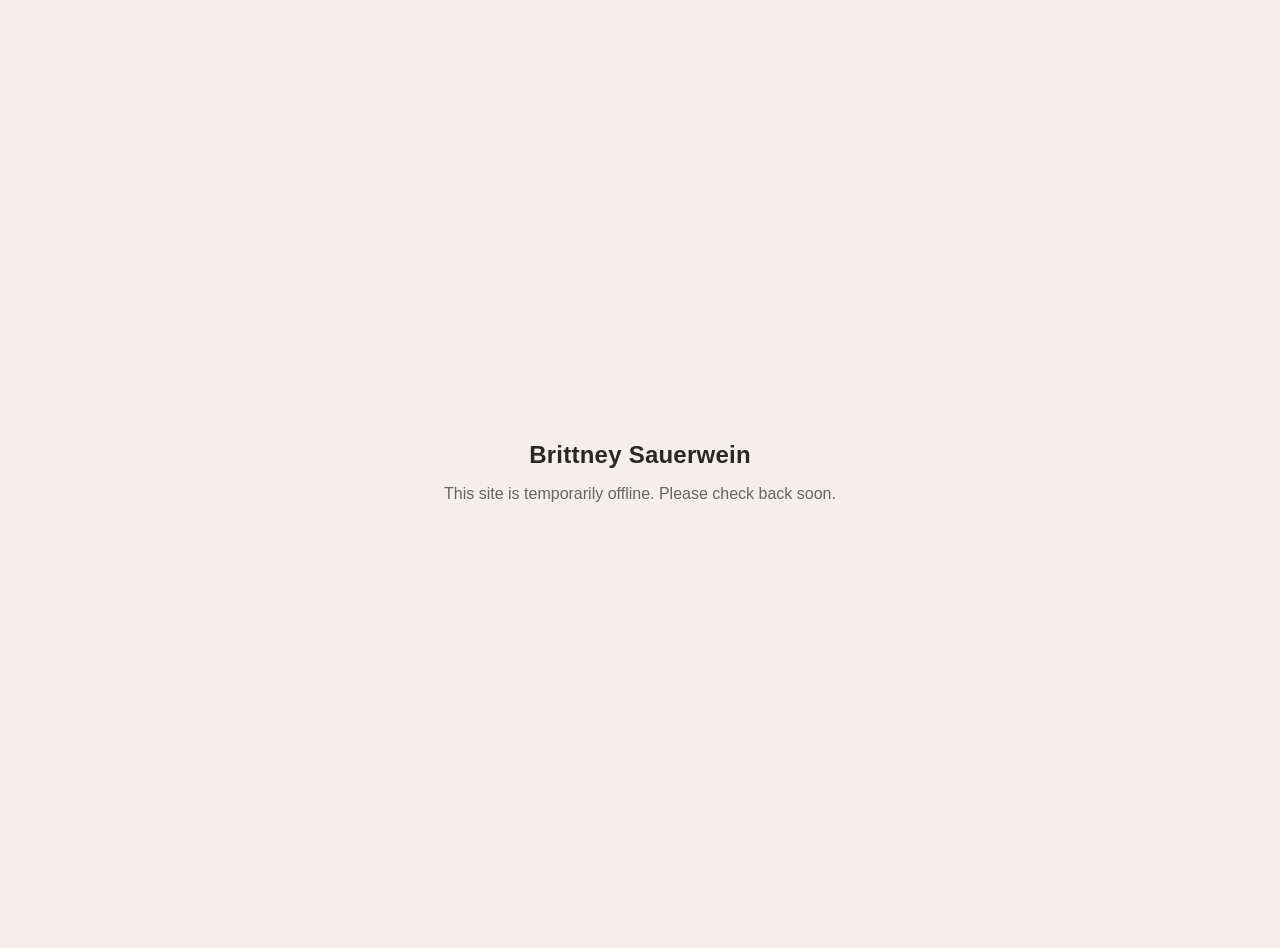
<file: index.html>
<!DOCTYPE html>
<html lang="en">
<head>
  <meta charset="UTF-8">
  <meta name="viewport" content="width=device-width, initial-scale=1">
  <meta name="robots" content="noindex, nofollow">
  <title>Brittney Sauerwein</title>
  <style>
    :root { color-scheme: light; }
    html, body { height: 100%; margin: 0; }
    body {
      display: flex;
      align-items: center;
      justify-content: center;
      font-family: -apple-system, BlinkMacSystemFont, "Segoe UI", Roboto, Helvetica, Arial, sans-serif;
      background: #f5efe9;
      color: #2b2724;
      text-align: center;
      padding: 24px;
    }
    main { max-width: 30rem; }
    h1 {
      font-size: 1.5rem;
      font-weight: 600;
      letter-spacing: 0.01em;
      margin: 0 0 0.75rem;
    }
    p {
      font-size: 1rem;
      line-height: 1.65;
      margin: 0;
      color: #6b635c;
    }
  </style>
</head>
<body>
  <main>
    <h1>Brittney Sauerwein</h1>
    <p>This site is temporarily offline. Please check back soon.</p>
  </main>
</body>
</html>
</file>
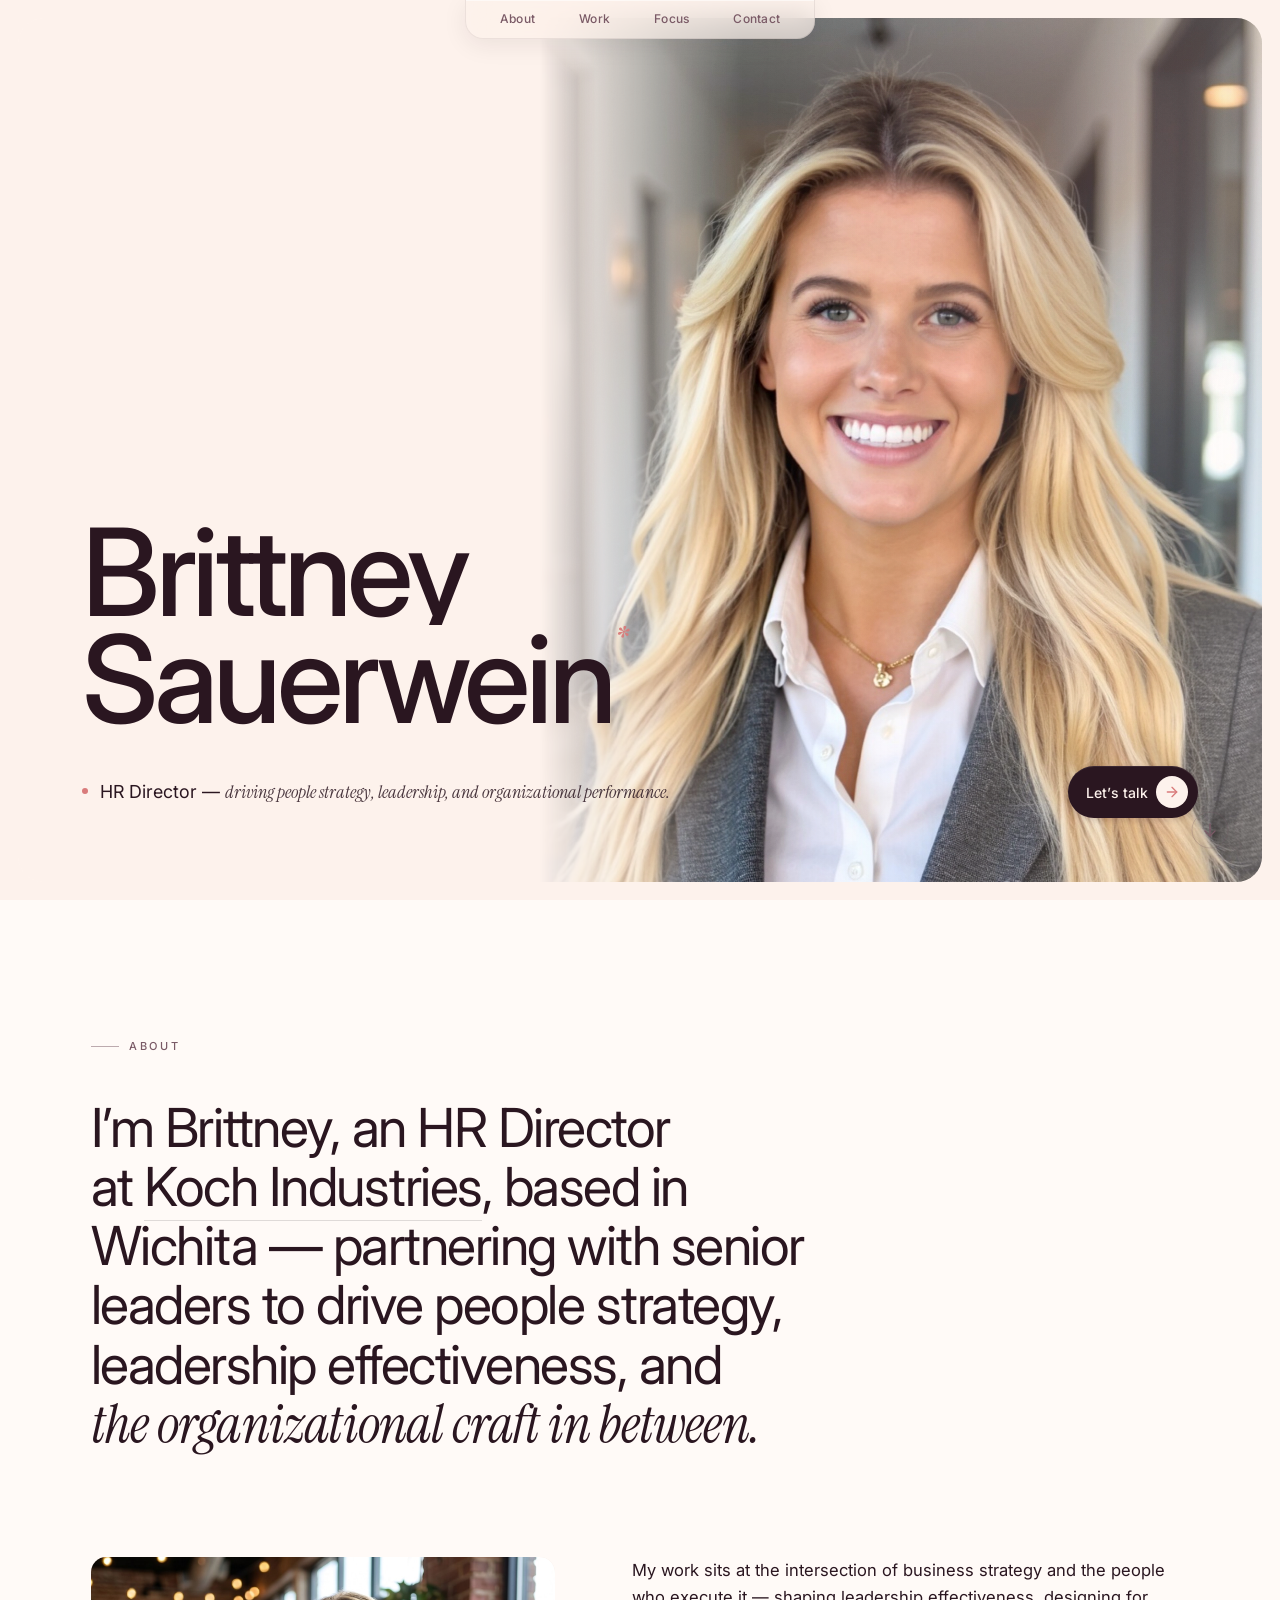
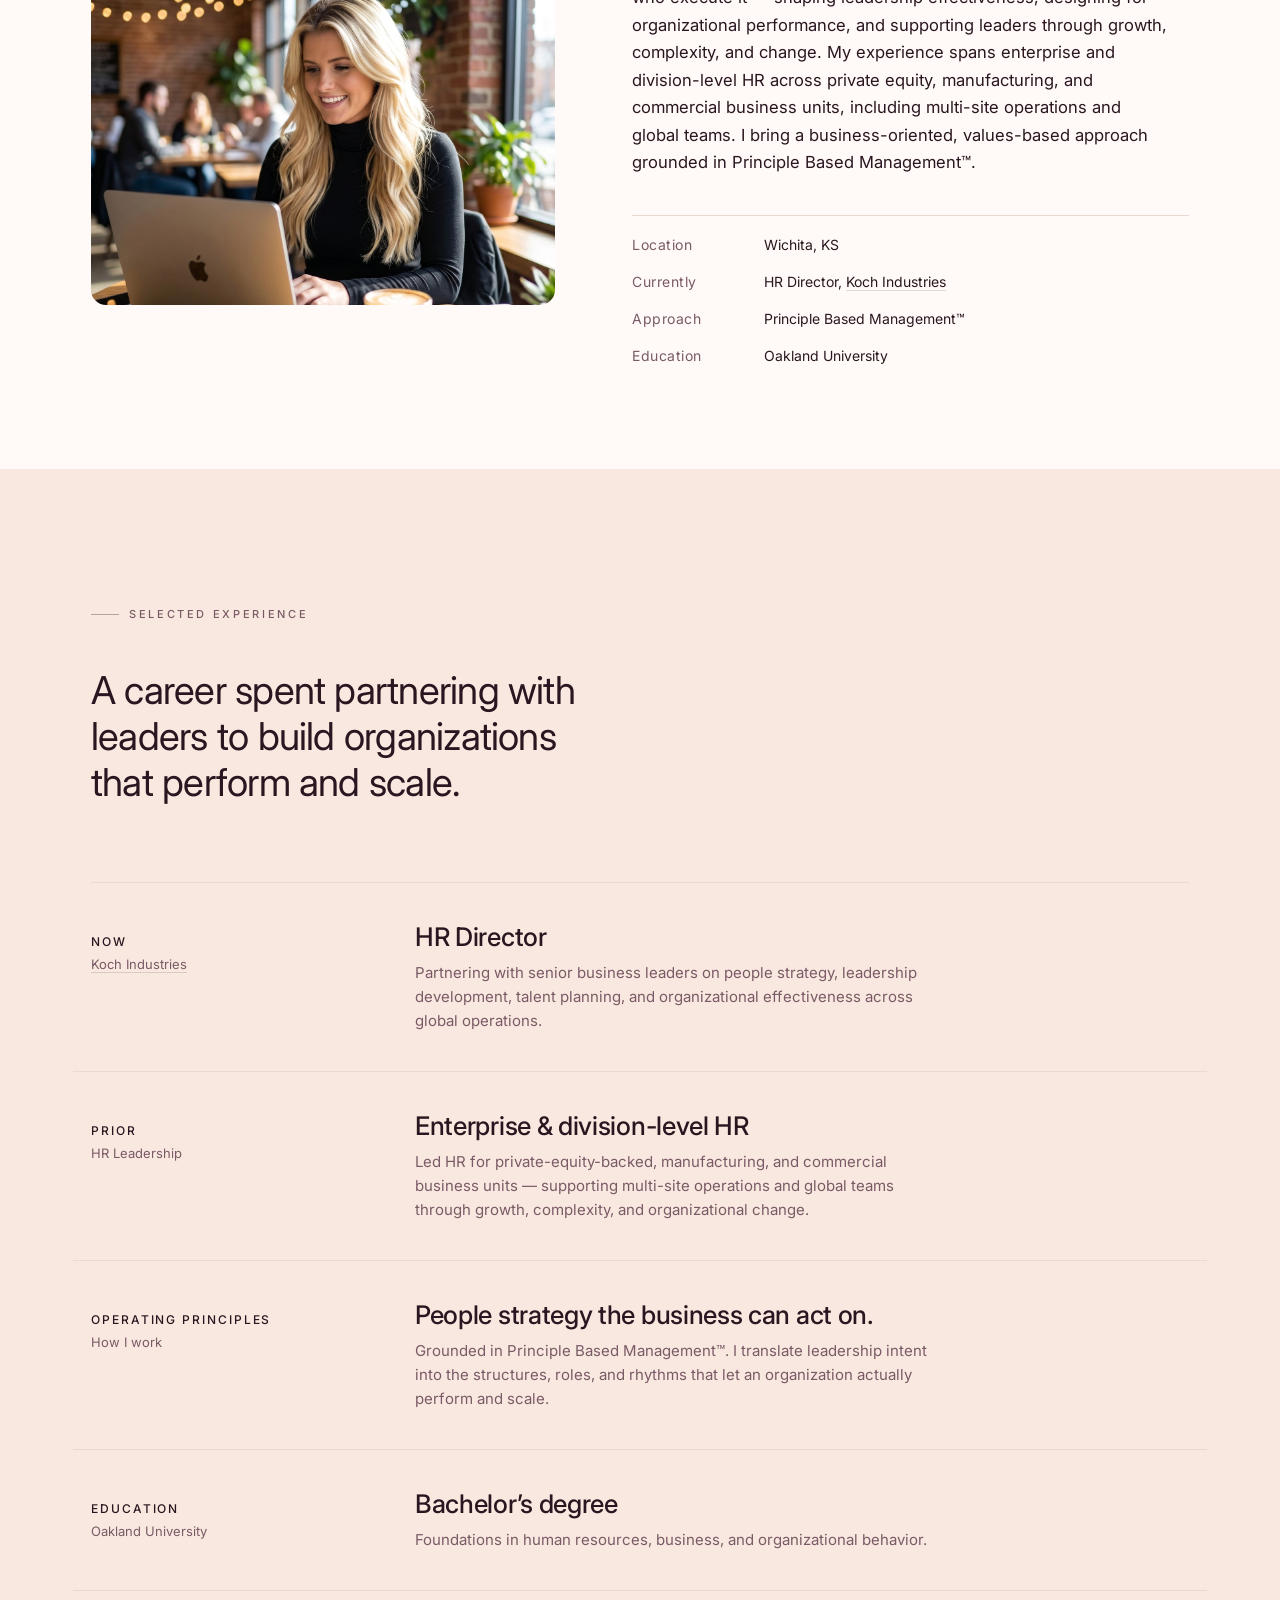
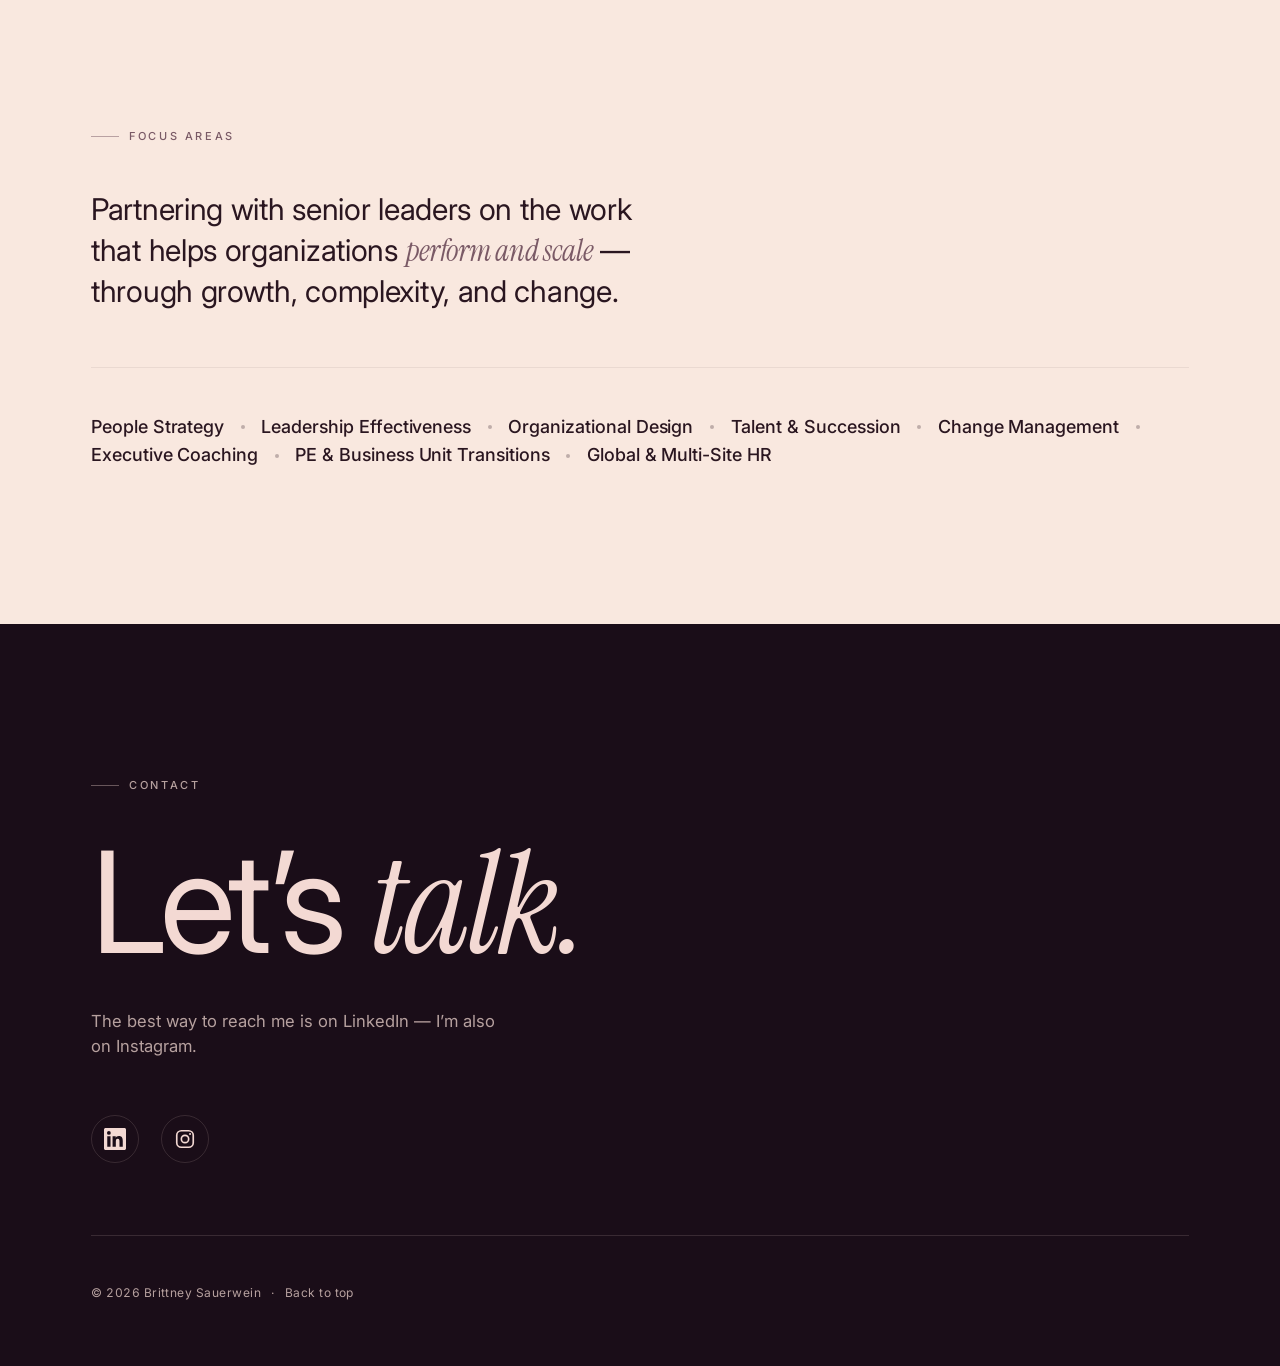
<file: site/index.html>
<!doctype html>
<html lang="en">
<head>
  <meta charset="utf-8" />
  <meta name="viewport" content="width=device-width, initial-scale=1, viewport-fit=cover" />
  <meta name="color-scheme" content="dark light" />
  <meta name="theme-color" content="#fdf2ec" />

  <title>Brittney Sauerwein — HR Director</title>
  <meta name="description" content="Brittney Sauerwein is an HR Director based in Wichita, Kansas. Partnering with senior leaders to drive people strategy, leadership effectiveness, and organizational performance across global organizations." />
  <meta name="author" content="Brittney Sauerwein" />
  <link rel="canonical" href="https://brittneysauerwein.com/" />

  <meta property="og:type" content="website" />
  <meta property="og:site_name" content="Brittney Sauerwein" />
  <meta property="og:locale" content="en_US" />
  <meta property="og:url" content="https://brittneysauerwein.com/" />
  <meta property="og:title" content="Brittney Sauerwein — HR Director" />
  <meta property="og:description" content="HR Director in Wichita — driving people strategy, leadership effectiveness, and organizational performance across global organizations." />
  <meta property="og:image" content="https://brittneysauerwein.com/assets/og-card.jpg" />
  <meta property="og:image:secure_url" content="https://brittneysauerwein.com/assets/og-card.jpg" />
  <meta property="og:image:type" content="image/jpeg" />
  <meta property="og:image:width" content="1200" />
  <meta property="og:image:height" content="630" />
  <meta property="og:image:alt" content="Brittney Sauerwein — HR Director partnering with senior leaders to drive people strategy." />

  <meta name="twitter:card" content="summary_large_image" />
  <meta name="twitter:title" content="Brittney Sauerwein — HR Director" />
  <meta name="twitter:description" content="HR Director in Wichita — driving people strategy, leadership effectiveness, and organizational performance." />
  <meta name="twitter:image" content="https://brittneysauerwein.com/assets/og-card.jpg" />
  <meta name="twitter:image:alt" content="Brittney Sauerwein — HR Director partnering with senior leaders to drive people strategy." />

  <link rel="icon" type="image/svg+xml" href="favicon.svg" />
  <link rel="apple-touch-icon" href="assets/portrait-hero.jpg" />

  <link rel="preconnect" href="https://fonts.googleapis.com" />
  <link rel="preconnect" href="https://fonts.gstatic.com" crossorigin />
  <link rel="preload" as="image" href="assets/portrait-hero.jpg" fetchpriority="high" />
  <link href="https://fonts.googleapis.com/css2?family=Inter:wght@400;500;600;700&family=Instrument+Serif:ital@0;1&display=swap" rel="stylesheet" />

  <link rel="stylesheet" href="styles.css" />

  <script type="application/ld+json">
  {
    "@context": "https://schema.org",
    "@type": "Person",
    "name": "Brittney Sauerwein",
    "jobTitle": "HR Director",
    "worksFor": {
      "@type": "Organization",
      "name": "Koch Industries",
      "url": "https://kochinc.com"
    },
    "address": {
      "@type": "PostalAddress",
      "addressLocality": "Wichita",
      "addressRegion": "KS",
      "addressCountry": "US"
    },
    "alumniOf": {
      "@type": "CollegeOrUniversity",
      "name": "Oakland University"
    },
    "url": "https://brittneysauerwein.com/",
    "image": "https://brittneysauerwein.com/assets/portrait-about.jpg",
    "sameAs": [
      "https://www.linkedin.com/in/brittneysauerweinhr/",
      "https://www.instagram.com/brittsauerwein/"
    ]
  }
  </script>
</head>
<body>

  <a class="skip-link" href="#about">Skip to content</a>

  <nav class="nav" aria-label="Primary">
    <a href="#about" class="nav-link" data-nav="about">About</a>
    <a href="#work" class="nav-link" data-nav="work">Work</a>
    <a href="#focus" class="nav-link" data-nav="focus">Focus</a>
    <a href="#contact" class="nav-link" data-nav="contact">Contact</a>
    <span class="nav-dot" aria-hidden="true"></span>
  </nav>

  <!-- SECTION 1 — HERO -->
  <section class="hero" id="top" aria-label="Introduction">
    <div class="hero-frame">
      <div class="hero-media" aria-hidden="true">
        <img src="assets/portrait-hero.jpg" alt="" width="1800" height="1200" decoding="async" />
      </div>
      <div class="hero-overlay" aria-hidden="true"></div>
      <div class="hero-noise" aria-hidden="true"></div>
      <span class="hero-glow" aria-hidden="true"></span>

      <div class="hero-content">
        <h1 class="hero-title" aria-label="Brittney Sauerwein">
          <span class="hero-title-row">
            <span class="word" style="--i:0">Brittney</span>
          </span>
          <span class="hero-title-row">
            <span class="word" style="--i:1">Sauerwein<a class="asterisk" href="#about" aria-label="More about Brittney">*</a></span>
          </span>
        </h1>

        <div class="hero-meta">
          <p class="hero-tagline">
            <span class="eyebrow-dot" aria-hidden="true"></span>
            HR Director — <em>driving people strategy, leadership, and organizational performance.</em>
          </p>
          <a class="hero-cta" href="#contact">
            <span>Let&rsquo;s talk</span>
            <span class="hero-cta-dot" aria-hidden="true">
              <svg viewBox="0 0 24 24" width="16" height="16" fill="none" stroke="currentColor" stroke-width="2" stroke-linecap="round" stroke-linejoin="round"><line x1="5" y1="12" x2="19" y2="12"></line><polyline points="12 5 19 12 12 19"></polyline></svg>
            </span>
          </a>
        </div>
      </div>

      <a class="hero-scroll" href="#about" aria-label="Scroll to about section">
        <svg class="scroll-ring" viewBox="0 0 40 40" width="40" height="40" aria-hidden="true">
          <circle class="scroll-ring-track" cx="20" cy="20" r="18" fill="none" stroke="currentColor" stroke-width="1" opacity="0.25" />
          <circle class="scroll-ring-progress" cx="20" cy="20" r="18" fill="none" stroke="currentColor" stroke-width="1" stroke-linecap="round" transform="rotate(-90 20 20)" />
          <g class="scroll-ring-arrow" stroke="currentColor" stroke-width="1.4" fill="none" stroke-linecap="round" stroke-linejoin="round">
            <line x1="20" y1="14" x2="20" y2="26"></line>
            <polyline points="25,21 20,26 15,21"></polyline>
          </g>
        </svg>
      </a>
    </div>
  </section>

  <!-- SECTION 2 — ABOUT -->
  <section class="about" id="about" aria-labelledby="about-heading">
    <div class="container">
      <p class="eyebrow reveal" style="--reveal-i:0">About</p>

      <h2 class="about-heading reveal" style="--reveal-i:1" id="about-heading">
        I&rsquo;m Brittney, an HR Director at <a class="inline-link" href="https://kochinc.com" target="_blank" rel="noopener">Koch Industries</a>, based in Wichita —
        partnering with senior leaders to drive people strategy, leadership effectiveness,
        and <em>the organizational craft in between.</em>
      </h2>

      <div class="about-grid">
        <figure class="about-figure reveal" style="--reveal-i:2">
          <img src="assets/portrait-about.jpg" alt="Brittney Sauerwein" loading="lazy" width="1400" height="1269" decoding="async" />
        </figure>

        <div class="about-body reveal" style="--reveal-i:3">
          <p>
            My work sits at the intersection of business strategy and the people who execute it —
            shaping leadership effectiveness, designing for organizational performance, and supporting leaders
            through growth, complexity, and change. My experience spans enterprise and division-level HR
            across private equity, manufacturing, and commercial business units, including multi-site operations
            and global teams. I bring a business-oriented, values-based approach grounded in Principle Based Management&trade;.
          </p>
          <dl class="meta-list">
            <div>
              <dt>Location</dt>
              <dd>Wichita, KS</dd>
            </div>
            <div>
              <dt>Currently</dt>
              <dd>HR Director, <a class="inline-link" href="https://kochinc.com" target="_blank" rel="noopener">Koch Industries</a></dd>
            </div>
            <div>
              <dt>Approach</dt>
              <dd>Principle Based Management&trade;</dd>
            </div>
            <div>
              <dt>Education</dt>
              <dd>Oakland University</dd>
            </div>
          </dl>
        </div>
      </div>
    </div>
  </section>

  <!-- SECTION 3 — WORK -->
  <section class="work" id="work" aria-labelledby="work-heading">
    <div class="container">
      <p class="eyebrow reveal" style="--reveal-i:0">Selected experience</p>
      <h2 class="work-heading reveal" style="--reveal-i:1" id="work-heading">
        A career spent partnering with leaders to build organizations that perform and scale.
      </h2>

      <ol class="work-list">
        <li class="work-row reveal">
          <div class="work-meta">
            <span class="work-year">Now</span>
            <span class="work-org"><a class="inline-link" href="https://kochinc.com" target="_blank" rel="noopener">Koch Industries</a></span>
          </div>
          <div class="work-detail">
            <h3>HR Director</h3>
            <p>Partnering with senior business leaders on people strategy, leadership development, talent planning, and organizational effectiveness across global operations.</p>
          </div>
        </li>

        <li class="work-row reveal">
          <div class="work-meta">
            <span class="work-year">Prior</span>
            <span class="work-org">HR Leadership</span>
          </div>
          <div class="work-detail">
            <h3>Enterprise &amp; division-level HR</h3>
            <p>Led HR for private-equity-backed, manufacturing, and commercial business units — supporting multi-site operations and global teams through growth, complexity, and organizational change.</p>
          </div>
        </li>

        <li class="work-row reveal">
          <div class="work-meta">
            <span class="work-year">Operating principles</span>
            <span class="work-org">How I work</span>
          </div>
          <div class="work-detail">
            <h3>People strategy the business can act on.</h3>
            <p>Grounded in Principle Based Management&trade;. I translate leadership intent into the structures, roles, and rhythms that let an organization actually perform and scale.</p>
          </div>
        </li>

        <li class="work-row reveal">
          <div class="work-meta">
            <span class="work-year">Education</span>
            <span class="work-org">Oakland University</span>
          </div>
          <div class="work-detail">
            <h3>Bachelor&rsquo;s degree</h3>
            <p>Foundations in human resources, business, and organizational behavior.</p>
          </div>
        </li>
      </ol>
    </div>
  </section>

  <!-- SECTION 3.5 — FOCUS AREAS -->
  <section class="clients" id="focus" aria-labelledby="focus-heading">
    <div class="container">
      <p class="eyebrow reveal" style="--reveal-i:0">Focus areas</p>
      <h2 class="clients-heading reveal" style="--reveal-i:1" id="focus-heading">
        Partnering with senior leaders on the work that helps organizations
        <em>perform and scale</em> &mdash; through growth, complexity, and change.
      </h2>

      <ul class="clients-list reveal" style="--reveal-i:2" aria-label="Focus areas">
        <li>People Strategy</li>
        <li>Leadership Effectiveness</li>
        <li>Organizational Design</li>
        <li>Talent &amp; Succession</li>
        <li>Change Management</li>
        <li>Executive Coaching</li>
        <li>PE &amp; Business Unit Transitions</li>
        <li>Global &amp; Multi-Site HR</li>
      </ul>
    </div>
  </section>

  <!-- SECTION 4 — CONTACT -->
  <section class="contact" id="contact" aria-labelledby="contact-heading">
    <div class="container contact-inner">
      <p class="eyebrow eyebrow-dark reveal" style="--reveal-i:0">Contact</p>
      <h2 class="contact-heading reveal" style="--reveal-i:1" id="contact-heading">
        Let&rsquo;s <em>talk.</em>
      </h2>
      <p class="contact-sub reveal" style="--reveal-i:2">
        The best way to reach me is on LinkedIn &mdash; I&rsquo;m also on Instagram.
      </p>

      <ul class="socials reveal" style="--reveal-i:3" aria-label="Social profiles">
        <li>
          <a href="https://www.linkedin.com/in/brittneysauerweinhr/" target="_blank" rel="noopener" aria-label="LinkedIn">
            <svg viewBox="0 0 24 24" width="22" height="22" fill="currentColor" aria-hidden="true"><path d="M20.45 20.45h-3.56v-5.57c0-1.33-.03-3.04-1.85-3.04-1.85 0-2.13 1.45-2.13 2.94v5.67H9.35V9h3.41v1.56h.05c.48-.9 1.64-1.85 3.38-1.85 3.61 0 4.28 2.38 4.28 5.47v6.27ZM5.34 7.43a2.06 2.06 0 1 1 0-4.13 2.06 2.06 0 0 1 0 4.13ZM7.12 20.45H3.56V9h3.56v11.45ZM22.23 0H1.77C.79 0 0 .77 0 1.73v20.54C0 23.23.79 24 1.77 24h20.46c.98 0 1.77-.77 1.77-1.73V1.73C24 .77 23.21 0 22.23 0Z"/></svg>
          </a>
        </li>
        <li>
          <a href="https://www.instagram.com/brittsauerwein/" target="_blank" rel="noopener" aria-label="Instagram">
            <svg viewBox="0 0 24 24" width="22" height="22" fill="none" stroke="currentColor" stroke-width="1.8" aria-hidden="true"><rect x="3" y="3" width="18" height="18" rx="5"/><circle cx="12" cy="12" r="4"/><circle cx="17.5" cy="6.5" r="1.1" fill="currentColor" stroke="none"/></svg>
          </a>
        </li>
      </ul>

      <footer class="site-footer">
        <span>&copy; <time id="year" datetime="2026">2026</time> Brittney Sauerwein</span>
        <span class="footer-dot" aria-hidden="true">·</span>
        <a href="#top">Back to top</a>
      </footer>
    </div>
  </section>

  <script src="script.js" defer></script>
</body>
</html>
</file>
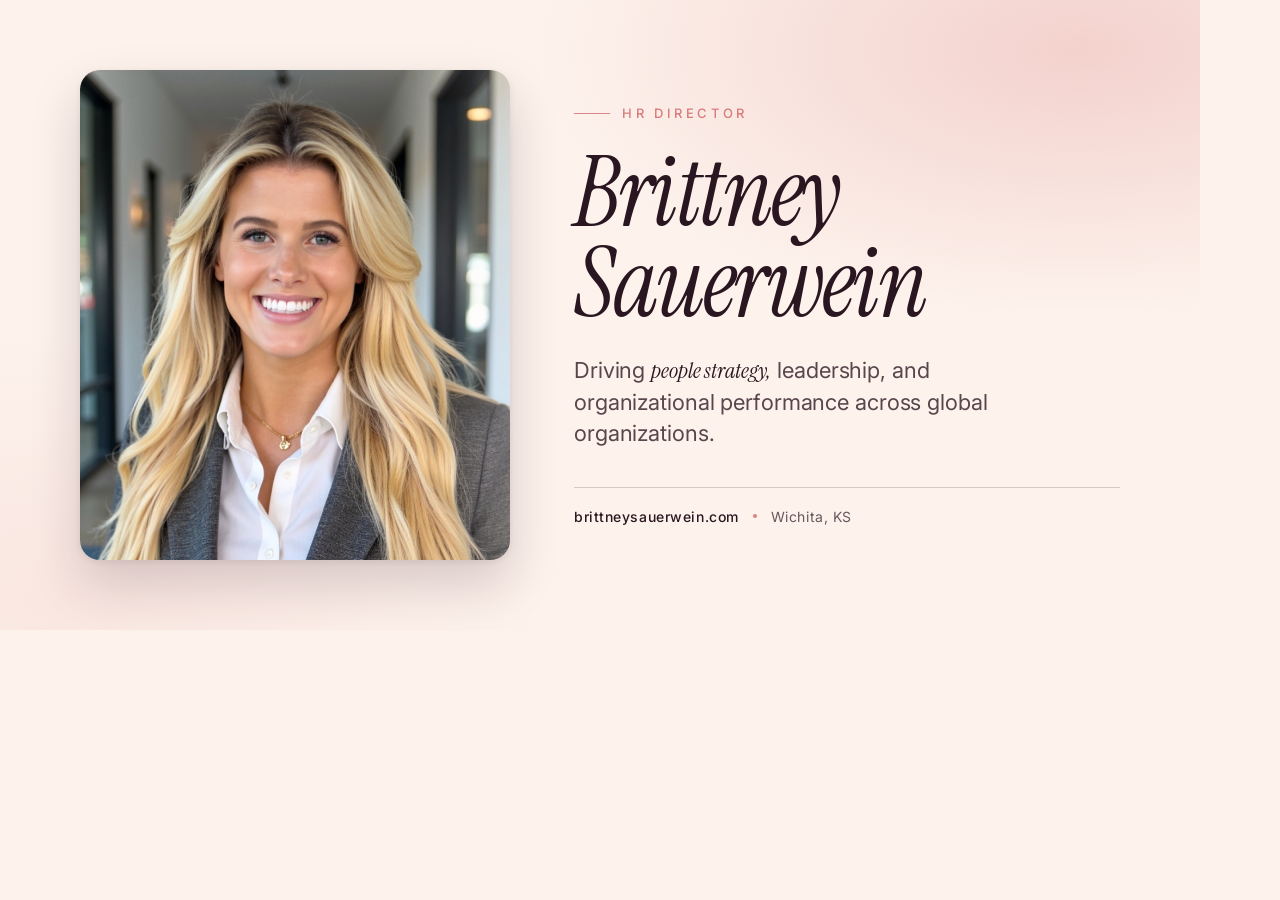
<file: tools/og-card.html>
<!doctype html>
<html>
<head>
  <meta charset="utf-8">
  <link href="https://fonts.googleapis.com/css2?family=Inter:wght@400;500;600&family=Instrument+Serif:ital@0;1&display=swap" rel="stylesheet">
  <style>
    html, body { margin: 0; padding: 0; }
    body {
      width: 1200px;
      height: 630px;
      overflow: hidden;
      font-family: 'Inter', -apple-system, sans-serif;
      color: #2a1620;
      background: #fdf2ec;
      position: relative;
    }
    /* Coral glow top-right + soft blush glow bottom-left */
    body::before {
      content: "";
      position: absolute;
      inset: 0;
      background:
        radial-gradient(75% 70% at 90% 8%, rgba(217,123,123,0.28), rgba(217,123,123,0) 60%),
        radial-gradient(65% 70% at 6% 95%, rgba(217,123,123,0.10), rgba(217,123,123,0) 60%);
      pointer-events: none;
    }
    /* Subtle blush-tinted noise */
    body::after {
      content: "";
      position: absolute;
      inset: 0;
      background-image: url("data:image/svg+xml;utf8,<svg xmlns='http://www.w3.org/2000/svg' width='220' height='220'><filter id='n'><feTurbulence type='fractalNoise' baseFrequency='0.9' numOctaves='3' stitchTiles='stitch'/><feColorMatrix values='0 0 0 0 0.85  0 0 0 0 0.55  0 0 0 0 0.55  0 0 0 0.5 0'/></filter><rect width='100%25' height='100%25' filter='url(%23n)'/></svg>");
      opacity: 0.12;
      mix-blend-mode: overlay;
      pointer-events: none;
    }

    .card {
      position: absolute;
      inset: 0;
      display: flex;
      padding: 70px 80px;
      gap: 64px;
      align-items: center;
    }

    .portrait {
      flex: 0 0 430px;
      height: 490px;
      position: relative;
      border-radius: 20px;
      overflow: hidden;
      box-shadow:
        0 24px 50px rgba(42,22,32,0.18),
        0 2px 6px rgba(42,22,32,0.08),
        inset 0 0 0 1px rgba(42,22,32,0.06);
    }
    .portrait img {
      width: 100%;
      height: 100%;
      object-fit: cover;
      object-position: 50% 30%;
      filter: contrast(1.02) saturate(1.05);
    }
    /* Feather the right edge of the portrait into the blush */
    .portrait::after {
      content: "";
      position: absolute;
      inset: 0;
      background: linear-gradient(90deg, rgba(253,242,236,0) 78%, rgba(253,242,236,0.25) 100%);
      pointer-events: none;
    }

    .copy {
      flex: 1;
      display: flex;
      flex-direction: column;
      justify-content: center;
      min-width: 0;
      position: relative;
      z-index: 2;
    }

    .eyebrow {
      display: inline-flex;
      align-items: center;
      gap: 12px;
      font-size: 13px;
      letter-spacing: 0.28em;
      text-transform: uppercase;
      color: #d97b7b;
      font-weight: 500;
      margin-bottom: 26px;
    }
    .eyebrow::before {
      content: "";
      width: 36px;
      height: 1px;
      background: #d97b7b;
      opacity: 0.9;
    }

    .name {
      font-family: 'Instrument Serif', Georgia, serif;
      font-style: italic;
      font-weight: 400;
      font-size: 96px;
      line-height: 0.95;
      letter-spacing: -0.025em;
      color: #2a1620;
      margin: 0 0 26px;
    }

    .subtitle {
      font-size: 22px;
      line-height: 1.4;
      color: rgba(42,22,32,0.78);
      max-width: 30ch;
      margin: 0 0 38px;
      font-weight: 400;
      letter-spacing: -0.005em;
    }
    .subtitle em {
      font-family: 'Instrument Serif', Georgia, serif;
      font-style: italic;
      font-weight: 400;
      color: #2a1620;
    }

    .footer {
      display: flex;
      align-items: center;
      gap: 14px;
      padding-top: 20px;
      border-top: 1px solid rgba(42,22,32,0.18);
      font-size: 14px;
      letter-spacing: 0.04em;
      color: rgba(42,22,32,0.7);
    }
    .footer .dot {
      width: 4px;
      height: 4px;
      border-radius: 999px;
      background: #d97b7b;
      opacity: 0.95;
    }
    .footer strong {
      color: #2a1620;
      font-weight: 500;
    }
  </style>
</head>
<body>
  <div class="card">
    <div class="portrait">
      <img src="../assets/portrait-hero.jpg" alt="">
    </div>
    <div class="copy">
      <div class="eyebrow">HR Director</div>
      <h1 class="name">Brittney<br>Sauerwein</h1>
      <p class="subtitle">
        Driving <em>people strategy,</em> leadership, and organizational performance across global organizations.
      </p>
      <div class="footer">
        <strong>brittneysauerwein.com</strong>
        <span class="dot"></span>
        <span>Wichita, KS</span>
      </div>
    </div>
  </div>
</body>
</html>
</file>
<file: site/styles.css>
/* ---------- Design tokens ---------- */
:root {
  --bg-dark: #1a0d18;
  --bg-dark-soft: #2a1620;
  --cream: #f3d9d3;
  --cream-dim: rgba(243, 217, 211, 0.72);
  --cream-faint: rgba(243, 217, 211, 0.14);

  --bg-hero: #fdf2ec;
  --bg-light: #fffaf7;
  --bg-alt: #f9e8df;
  --ink: #2a1620;
  --ink-dim: #7a5a66;
  --ink-faint: #bfa7ae;
  --rule: #ead9d1;
  --accent: #d97b7b;

  --ease: cubic-bezier(0.16, 1, 0.3, 1);
  --ease-soft: cubic-bezier(0.22, 1, 0.36, 1);
  --ease-ios: cubic-bezier(0.32, 0.72, 0, 1);
  --ease-pop: cubic-bezier(0.16, 1, 0.36, 1);

  --max: 1200px;
  --gutter: clamp(20px, 4vw, 56px);

  --serif: "Instrument Serif", Georgia, "Times New Roman", serif;
  --sans: "Inter", -apple-system, BlinkMacSystemFont, "Segoe UI", Roboto, sans-serif;

  --hairline: 1px;
}
@supports (border: 0.5px solid) {
  :root { --hairline: 0.5px; }
}

/* ---------- Reset ---------- */
*, *::before, *::after { box-sizing: border-box; }
html, body { margin: 0; padding: 0; }
html { scroll-behavior: smooth; -webkit-text-size-adjust: 100%; }
body {
  font-family: var(--sans);
  font-optical-sizing: auto;
  color: var(--ink);
  background: var(--bg-hero);
  -webkit-font-smoothing: antialiased;
  -moz-osx-font-smoothing: grayscale;
  text-rendering: optimizeLegibility;
  line-height: 1.5;
  overflow-x: hidden;
}
img, svg { display: block; max-width: 100%; height: auto; }
a { color: inherit; text-decoration: none; }
ol, ul { list-style: none; padding: 0; margin: 0; }
h1, h2, h3, p, figure, dl, dd { margin: 0; }
em, i { font-style: italic; }
button { font: inherit; color: inherit; background: none; border: 0; cursor: pointer; }

::selection { background: var(--cream); color: #111; }
::-moz-selection { background: var(--cream); color: #111; }

/* Two-layer focus ring — legible on either background */
:focus-visible {
  outline: 2px solid var(--cream);
  outline-offset: 3px;
  border-radius: 4px;
  box-shadow: 0 0 0 4px rgba(0,0,0,0.6);
}
.about :focus-visible,
.work :focus-visible,
.clients :focus-visible {
  outline-color: var(--ink);
  box-shadow: 0 0 0 4px rgba(255,255,255,0.7);
}

.skip-link {
  position: absolute;
  left: -9999px;
  top: 0;
  background: var(--cream);
  color: #000;
  padding: 10px 14px;
  z-index: 999;
}
.skip-link:focus { left: 12px; top: 12px; }

.container {
  max-width: var(--max);
  margin: 0 auto;
  padding: 0 var(--gutter);
}

/* ---------- Inline link (subtle underline slide) ---------- */
.inline-link {
  color: inherit;
  background-image: linear-gradient(currentColor, currentColor);
  background-repeat: no-repeat;
  background-size: 0% var(--hairline);
  background-position: 0 100%;
  padding-bottom: 0.04em;
  transition: background-size 380ms var(--ease-ios), color 220ms var(--ease);
  box-shadow: inset 0 -1px 0 0 currentColor;
}
.inline-link {
  box-shadow: inset 0 calc(var(--hairline) * -1) 0 0 rgba(0,0,0,0.25);
}
.inline-link:hover,
.inline-link:focus-visible {
  background-size: 100% var(--hairline);
  box-shadow: inset 0 calc(var(--hairline) * -1) 0 0 transparent;
}
.contact .inline-link {
  box-shadow: inset 0 calc(var(--hairline) * -1) 0 0 var(--cream-faint);
}
.contact .inline-link:hover {
  box-shadow: inset 0 calc(var(--hairline) * -1) 0 0 transparent;
}

/* ---------- Section rhythm ---------- */
section { position: relative; }

/* ---------- HERO ---------- */
.hero {
  min-height: 100vh;
  min-height: 100svh;
  padding: clamp(10px, 1.5vw, 18px);
  background: var(--bg-hero);
}
.hero-frame {
  position: relative;
  height: calc(100vh - clamp(20px, 3vw, 36px));
  height: calc(100svh - clamp(20px, 3vw, 36px));
  min-height: 620px;
  border-radius: clamp(14px, 2vw, 28px);
  overflow: hidden;
  isolation: isolate;
  background: var(--bg-hero);
}
.hero-media {
  position: absolute;
  inset: 0;
  z-index: 0;
  will-change: transform;
}
.hero-media img {
  width: 100%;
  height: 100%;
  object-fit: cover;
  object-position: 50% 25%;
  filter: contrast(1.02) brightness(1) saturate(1.05);
  transform: scale(1.12);
  animation: hero-img-in 1600ms var(--ease-ios) 120ms forwards;
}
@keyframes hero-img-in {
  to {
    transform: scale(1);
    filter: contrast(1.02) brightness(1) saturate(1.05);
  }
}

.hero-overlay {
  position: absolute;
  inset: 0;
  z-index: 1;
  background:
    /* bottom-left blush wash keeps title legible over the photo on mobile */
    radial-gradient(130% 85% at 0% 100%, rgba(253,242,236,0.88), rgba(253,242,236,0) 55%),
    /* top-right warm coral glow for a bubbly lift */
    radial-gradient(70% 60% at 92% 8%, rgba(217,123,123,0.18), rgba(217,123,123,0) 60%),
    /* subtle peach edge fade at the very bottom */
    linear-gradient(180deg, rgba(253,242,236,0) 62%, rgba(253,242,236,0.35) 100%);
  pointer-events: none;
}
.hero-noise {
  position: absolute;
  inset: 0;
  z-index: 2;
  pointer-events: none;
  opacity: 0.10;
  mix-blend-mode: overlay;
  background-image: url("data:image/svg+xml;utf8,<svg xmlns='http://www.w3.org/2000/svg' width='220' height='220'><filter id='n'><feTurbulence type='fractalNoise' baseFrequency='0.9' numOctaves='3' stitchTiles='stitch'/><feColorMatrix values='0 0 0 0 0.85  0 0 0 0 0.55  0 0 0 0 0.55  0 0 0 0.5 0'/></filter><rect width='100%25' height='100%25' filter='url(%23n)'/></svg>");
}

/* ---------- Nav (glass pill with scroll-tracking materials) ---------- */
.nav {
  position: fixed;
  top: 0;
  left: 50%;
  transform: translateX(-50%) translateY(-6px) scale(0.96);
  z-index: 40;
  background: rgba(253,242,236,0.68);
  backdrop-filter: blur(14px) saturate(160%);
  -webkit-backdrop-filter: blur(14px) saturate(160%);
  border-bottom-left-radius: 18px;
  border-bottom-right-radius: 18px;
  border: var(--hairline) solid rgba(42,22,32,0.08);
  border-top: 0;
  box-shadow:
    inset 0 1px 0 rgba(255,255,255,0.55),
    0 6px 24px rgba(42,22,32,0.08);
  padding: 10px clamp(18px, 3vw, 34px);
  display: flex;
  gap: clamp(18px, 4vw, 44px);
  opacity: 0;
  transition:
    transform 520ms var(--ease-ios),
    background 380ms var(--ease),
    border-color 380ms var(--ease),
    padding 380ms var(--ease),
    border-radius 380ms var(--ease),
    top 380ms var(--ease),
    box-shadow 380ms var(--ease);
  animation: nav-in 720ms var(--ease-ios) 280ms forwards;
}
@keyframes nav-in {
  to { opacity: 1; transform: translateX(-50%) translateY(0) scale(1); }
}

/* Past hero fold: compact floating pill, light glass over cream sections */
.nav.is-compact {
  top: 16px;
  padding: 8px clamp(14px, 2.4vw, 22px);
  border-radius: 999px;
  background: rgba(255,255,255,0.68);
  backdrop-filter: blur(24px) saturate(180%);
  -webkit-backdrop-filter: blur(24px) saturate(180%);
  border: var(--hairline) solid rgba(0,0,0,0.08);
  box-shadow:
    inset 0 1px 0 rgba(255,255,255,0.65),
    0 8px 32px rgba(0,0,0,0.06);
}
.nav.is-compact .nav-link {
  color: rgba(10,10,10,0.72);
}
.nav.is-compact .nav-link:hover,
.nav.is-compact .nav-link:focus-visible,
.nav.is-compact .nav-link.is-active {
  color: var(--ink);
}
.nav.is-compact .nav-dot { background: var(--ink); }

/* Dark sections (contact): flip back to dark glass */
.nav.is-compact.is-dark {
  background: rgba(10,10,10,0.55);
  border: var(--hairline) solid rgba(243,217,211,0.12);
  box-shadow:
    inset 0 1px 0 rgba(243,217,211,0.08),
    0 8px 32px rgba(0,0,0,0.3);
}
.nav.is-compact.is-dark .nav-link { color: var(--cream-dim); }
.nav.is-compact.is-dark .nav-link:hover,
.nav.is-compact.is-dark .nav-link:focus-visible,
.nav.is-compact.is-dark .nav-link.is-active { color: var(--cream); }
.nav.is-compact.is-dark .nav-dot { background: var(--cream); }

.nav-link {
  color: var(--ink-dim);
  font-size: 12px;
  letter-spacing: 0.02em;
  font-weight: 500;
  position: relative;
  transition: color 220ms var(--ease);
}
.nav-link:hover,
.nav-link:focus-visible { color: var(--ink); }

.nav-dot {
  position: absolute;
  bottom: 4px;
  left: 0;
  width: 4px;
  height: 4px;
  border-radius: 999px;
  background: var(--ink);
  opacity: 0;
  transform: translateX(-50%);
  transition:
    left 420ms var(--ease-ios),
    opacity 280ms var(--ease),
    background 260ms var(--ease);
  pointer-events: none;
}
.nav.has-active .nav-dot { opacity: 0.8; }

/* Hero content */
.hero-content {
  position: absolute;
  inset: 0;
  z-index: 5;
  padding: clamp(24px, 5vw, 64px);
  display: flex;
  flex-direction: column;
  justify-content: flex-end;
}
.hero-title {
  color: var(--ink);
  font-weight: 500;
  font-size: clamp(52px, 9.5vw, 148px);
  line-height: 0.88;
  letter-spacing: -0.035em;
  margin-bottom: clamp(20px, 3vw, 34px);
  text-wrap: balance;
  position: relative;
  will-change: opacity, filter;
}
.hero-title-row {
  display: block;
  overflow: hidden;
}
.word {
  display: inline-block;
  transform: translateY(110%);
  opacity: 0;
  animation: word-up 1100ms var(--ease-ios) forwards;
  animation-delay: calc(220ms + var(--i, 0) * 90ms);
  position: relative;
}
@keyframes word-up {
  to { transform: translateY(0); opacity: 1; }
}

/* Cursor-follow cream glow behind title (desktop only, driven by JS) */
.hero-glow {
  position: absolute;
  top: 0;
  left: 0;
  width: 280px;
  height: 280px;
  margin-left: -140px;
  margin-top: -140px;
  border-radius: 999px;
  pointer-events: none;
  z-index: 4;
  background: radial-gradient(closest-side, rgba(217,123,123,0.28), rgba(217,123,123,0) 70%);
  opacity: 0;
  transition: opacity 300ms var(--ease);
  will-change: transform, opacity;
  mix-blend-mode: multiply;
}
.hero.is-hovering .hero-glow { opacity: 1; }

.asterisk {
  font-family: var(--serif);
  font-style: italic;
  font-size: 0.3em;
  vertical-align: top;
  margin-left: 0.02em;
  color: var(--accent);
  opacity: 0.95;
  text-decoration: none;
  transition: opacity 220ms var(--ease), transform 320ms var(--ease-ios);
  display: inline-block;
}
.asterisk:hover { opacity: 1; transform: rotate(18deg) scale(1.12); }

.hero-meta {
  display: flex;
  flex-wrap: wrap;
  align-items: center;
  justify-content: space-between;
  gap: 20px clamp(16px, 3vw, 36px);
  opacity: 0;
  transform: translateY(16px);
  animation: fade-up 820ms var(--ease-ios) 820ms forwards;
}
@keyframes fade-up { to { opacity: 1; transform: translateY(0); } }

.hero-tagline {
  color: var(--ink);
  font-size: clamp(14px, 1.4vw, 18px);
  line-height: 1.5;
  max-width: 58ch;
  padding-left: 18px;
  position: relative;
  text-wrap: pretty;
}
.hero-tagline em {
  font-family: var(--serif);
  font-style: italic;
  font-weight: 400;
  color: var(--ink);
  opacity: 0.85;
}
.eyebrow-dot {
  position: absolute;
  left: 0;
  top: 0.55em;
  width: 6px;
  height: 6px;
  border-radius: 999px;
  background: var(--accent);
}

.hero-cta {
  display: inline-flex;
  align-items: center;
  gap: 8px;
  padding: 10px 10px 10px 18px;
  border-radius: 999px;
  background: var(--ink);
  color: var(--bg-hero);
  font-size: 14px;
  font-weight: 500;
  letter-spacing: 0.01em;
  transition:
    gap 280ms var(--ease-ios),
    transform 280ms var(--ease-ios),
    box-shadow 280ms var(--ease);
  white-space: nowrap;
  opacity: 0;
  animation: fade-up 820ms var(--ease-ios) 940ms forwards;
  box-shadow:
    inset 0 1px 0 rgba(255,255,255,0.08),
    0 2px 6px rgba(42,22,32,0.18);
  will-change: transform;
}
.hero-cta:hover {
  gap: 14px;
  box-shadow:
    inset 0 1px 0 rgba(255,255,255,0.12),
    0 10px 28px rgba(217,123,123,0.34);
}
.hero-cta:active { transform: scale(0.97); }
.hero-cta-dot {
  display: inline-flex;
  align-items: center;
  justify-content: center;
  width: 32px;
  height: 32px;
  border-radius: 999px;
  background: var(--bg-hero);
  color: var(--accent);
  transition: transform 360ms var(--ease-ios), filter 360ms var(--ease);
}
.hero-cta:hover .hero-cta-dot {
  transform: rotate(-45deg) scale(1.05);
  filter: drop-shadow(0 0 10px rgba(217,123,123,0.65));
}

/* Scroll indicator ring */
.hero-scroll {
  position: absolute;
  bottom: clamp(18px, 3vw, 32px);
  right: clamp(18px, 3vw, 32px);
  z-index: 6;
  width: 40px;
  height: 40px;
  color: var(--ink-dim);
  opacity: 0;
  transform: translateY(6px);
  animation: fade-up 900ms var(--ease-ios) 1300ms forwards;
  transition: opacity 400ms var(--ease), transform 400ms var(--ease);
}
.hero-scroll:hover { transform: translateY(0) scale(1.05); }
.scroll-ring {
  width: 40px;
  height: 40px;
}
.scroll-ring-progress {
  stroke-dasharray: 113.097;
  stroke-dashoffset: 113.097;
  transition: stroke-dashoffset 120ms linear;
}
.scroll-ring-arrow {
  animation: scroll-bob 1.8s ease-in-out infinite;
  transform-origin: 20px 20px;
}
@keyframes scroll-bob {
  0%, 100% { transform: translateY(0); }
  50% { transform: translateY(3px); }
}
.hero-scroll.is-hidden {
  opacity: 0;
  pointer-events: none;
  transform: translateY(8px);
}

/* ---------- ABOUT ---------- */
.about {
  background: var(--bg-light);
  color: var(--ink);
  padding: clamp(80px, 10vw, 160px) 0 clamp(60px, 8vw, 120px);
}

.eyebrow {
  display: inline-flex;
  align-items: center;
  gap: 10px;
  font-size: 11px;
  letter-spacing: 0.24em;
  text-transform: uppercase;
  color: var(--ink-dim);
  margin-bottom: clamp(28px, 4vw, 44px);
  font-weight: 500;
}
.eyebrow::before {
  content: "";
  width: 28px;
  height: var(--hairline);
  background: currentColor;
  opacity: 0.5;
}
.eyebrow-dark { color: var(--cream-dim); }

.about-heading {
  font-family: var(--sans);
  font-weight: 400;
  font-size: clamp(28px, 4.2vw, 56px);
  line-height: 1.1;
  letter-spacing: -0.028em;
  color: var(--ink);
  max-width: 22ch;
  margin-bottom: clamp(60px, 8vw, 110px);
  text-wrap: balance;
}
.about-heading em {
  font-family: var(--serif);
  font-weight: 400;
  font-style: italic;
  color: var(--ink);
  letter-spacing: -0.015em;
  padding-right: 0.08em;
}

.about-grid {
  display: grid;
  grid-template-columns: 1fr;
  gap: clamp(32px, 5vw, 72px);
  align-items: start;
}
@media (min-width: 900px) {
  .about-grid {
    grid-template-columns: 5fr 6fr;
    gap: clamp(48px, 6vw, 96px);
  }
  .hero-media {
    left: auto;
    width: 58%;
    mask-image: linear-gradient(to right, transparent 0%, rgba(0,0,0,0.4) 10%, #000 28%, #000 100%);
    -webkit-mask-image: linear-gradient(to right, transparent 0%, rgba(0,0,0,0.4) 10%, #000 28%, #000 100%);
  }
  .hero-media img {
    object-position: 50% 22%;
  }
  .hero-overlay {
    background:
      /* soft right-edge blush fade so the photo melts into the frame */
      linear-gradient(90deg, rgba(253,242,236,0) 0%, rgba(253,242,236,0) 60%, rgba(253,242,236,0.28) 100%),
      /* coral glow top-right */
      radial-gradient(55% 60% at 88% 12%, rgba(217,123,123,0.16), rgba(217,123,123,0) 60%);
  }
}

.about-figure {
  margin: 0;
  overflow: hidden;
  border-radius: clamp(10px, 1.2vw, 18px);
  aspect-ratio: 4 / 3;
  background: var(--bg-alt);
}
.about-figure img {
  width: 100%;
  height: 100%;
  object-fit: cover;
  object-position: 50% 40%;
  filter: contrast(1.02) saturate(0.95);
  animation: ken-burns 40s ease-in-out infinite alternate;
  will-change: transform;
}
@keyframes ken-burns {
  0%   { transform: scale(1) translate(0, 0); }
  100% { transform: scale(1.045) translate(-1%, -1%); }
}

.about-body p {
  font-size: clamp(16px, 1.3vw, 18px);
  line-height: 1.65;
  color: var(--ink);
  max-width: 54ch;
  margin-bottom: clamp(28px, 3vw, 40px);
}

.meta-list {
  border-top: var(--hairline) solid var(--rule);
  padding-top: 18px;
  display: flex;
  flex-direction: column;
  gap: 16px;
}
.meta-list > div {
  display: grid;
  grid-template-columns: 120px 1fr;
  gap: 12px;
  font-size: 14px;
  line-height: 1.5;
}
.meta-list dt {
  color: var(--ink-dim);
  letter-spacing: 0.04em;
}
.meta-list dd {
  color: var(--ink);
  margin: 0;
}

/* ---------- WORK ---------- */
.work {
  background: var(--bg-alt);
  color: var(--ink);
  padding: clamp(80px, 10vw, 150px) 0 clamp(80px, 10vw, 150px);
}
.work-heading {
  font-family: var(--sans);
  font-weight: 400;
  font-size: clamp(24px, 3vw, 40px);
  line-height: 1.2;
  letter-spacing: -0.02em;
  max-width: 26ch;
  color: var(--ink);
  margin-bottom: clamp(48px, 6vw, 80px);
  text-wrap: balance;
}
.work-heading em {
  font-family: var(--serif);
  font-style: italic;
  font-weight: 400;
}

.work-list {
  border-top: var(--hairline) solid var(--rule);
}
.work-row {
  position: relative;
  display: grid;
  grid-template-columns: 1fr;
  gap: 8px;
  padding: clamp(24px, 3.5vw, 38px) clamp(10px, 1.5vw, 18px) clamp(24px, 3.5vw, 38px) clamp(10px, 1.5vw, 18px);
  margin: 0 calc(-1 * clamp(10px, 1.5vw, 18px));
  border-bottom: var(--hairline) solid var(--rule);
  transition: background 400ms var(--ease);
  isolation: isolate;
}
.work-row::before {
  content: "";
  position: absolute;
  left: 0;
  top: 20%;
  bottom: 20%;
  width: 2px;
  background: var(--ink);
  transform: scaleY(0);
  transform-origin: top center;
  transition: transform 380ms var(--ease-ios);
}
.work-row::after {
  content: "→";
  position: absolute;
  right: clamp(12px, 2vw, 24px);
  top: 50%;
  transform: translate(-8px, -50%);
  font-size: 18px;
  color: var(--ink);
  opacity: 0;
  transition: transform 380ms var(--ease-ios), opacity 280ms var(--ease);
}
@media (hover: hover) and (pointer: fine) {
  .work-row:hover { background: rgba(0,0,0,0.02); }
  .work-row:hover::before { transform: scaleY(1); }
  .work-row:hover::after { opacity: 0.6; transform: translate(0, -50%); }
}
@media (min-width: 800px) {
  .work-row {
    grid-template-columns: 260px 1fr;
    gap: clamp(32px, 5vw, 72px);
    align-items: baseline;
  }
}
.work-meta {
  display: flex;
  flex-direction: column;
  gap: 4px;
}
.work-year {
  font-size: 12px;
  letter-spacing: 0.16em;
  text-transform: uppercase;
  color: var(--ink);
  font-weight: 500;
  font-variant-numeric: tabular-nums;
}
.work-org {
  font-size: 13px;
  color: var(--ink-dim);
}
.work-org .inline-link { color: var(--ink-dim); }
.work-org .inline-link:hover { color: var(--ink); }
.work-detail h3 {
  font-size: clamp(20px, 2vw, 26px);
  font-weight: 500;
  letter-spacing: -0.012em;
  line-height: 1.25;
  color: var(--ink);
  margin-bottom: 8px;
  text-wrap: balance;
}
.work-detail p {
  font-size: 15px;
  line-height: 1.6;
  color: var(--ink-dim);
  max-width: 58ch;
  text-wrap: pretty;
}

/* ---------- CLIENTS ---------- */
.clients {
  background: var(--bg-alt);
  color: var(--ink);
  padding: 0 0 clamp(100px, 12vw, 160px);
}
.clients-heading {
  font-family: var(--sans);
  font-weight: 400;
  font-size: clamp(22px, 2.4vw, 30px);
  line-height: 1.35;
  letter-spacing: -0.01em;
  color: var(--ink);
  max-width: 42ch;
  margin-bottom: clamp(36px, 4.5vw, 56px);
  text-wrap: balance;
}
.clients-heading em {
  font-family: var(--serif);
  font-style: italic;
  font-weight: 400;
  color: var(--ink-dim);
}
.clients-list {
  list-style: none;
  padding: clamp(28px, 3.5vw, 48px) 0 0;
  margin: 0;
  border-top: var(--hairline) solid var(--rule);
  display: flex;
  flex-wrap: wrap;
  align-items: center;
  font-size: clamp(16px, 1.4vw, 20px);
  font-weight: 500;
  color: var(--ink);
  letter-spacing: -0.003em;
  line-height: 1.6;
}
.clients-list li {
  display: inline-flex;
  align-items: center;
  position: relative;
  transition: color 260ms var(--ease);
  cursor: default;
}
.clients-list li:not(:last-child)::after {
  content: "";
  display: inline-block;
  width: 4px;
  height: 4px;
  border-radius: 999px;
  background: currentColor;
  opacity: 0.28;
  margin: 0 clamp(14px, 1.3vw, 22px);
}

/* ---------- CONTACT ---------- */
.contact {
  background: var(--bg-dark);
  color: var(--cream);
  padding: clamp(80px, 12vw, 170px) 0 clamp(40px, 6vw, 64px);
}
.contact-inner {
  display: flex;
  flex-direction: column;
  align-items: flex-start;
}
.contact-heading {
  font-family: var(--sans);
  font-weight: 400;
  font-size: clamp(56px, 11vw, 180px);
  line-height: 0.92;
  letter-spacing: -0.045em;
  color: var(--cream);
  margin-bottom: clamp(24px, 3vw, 40px);
  text-wrap: balance;
}
.contact-heading em {
  font-family: var(--serif);
  font-style: italic;
  font-weight: 400;
  letter-spacing: -0.025em;
}
.contact-sub {
  font-size: clamp(15px, 1.3vw, 18px);
  line-height: 1.5;
  color: var(--cream-dim);
  max-width: 48ch;
  margin-bottom: clamp(36px, 5vw, 56px);
  text-wrap: pretty;
}
.socials {
  display: flex;
  flex-wrap: wrap;
  gap: clamp(14px, 2vw, 22px);
  margin-bottom: clamp(48px, 6vw, 72px);
}
.socials li { margin: 0; }
.socials a {
  display: inline-flex;
  align-items: center;
  justify-content: center;
  width: 48px;
  height: 48px;
  border-radius: 999px;
  border: var(--hairline) solid var(--cream-faint);
  color: var(--cream);
  transition: border-color 280ms var(--ease), transform 420ms var(--ease-ios), background 280ms var(--ease);
  position: relative;
}
.socials a:hover {
  border-color: var(--cream);
  transform: translateY(-2px);
  background: rgba(243,217,211,0.08);
}
.socials a::before {
  content: "";
  position: absolute;
  inset: -1px;
  border-radius: 999px;
  border: var(--hairline) solid var(--cream);
  opacity: 0;
  transform: scale(1);
  pointer-events: none;
}
@media (hover: hover) and (pointer: fine) {
  .socials a:hover::before {
    animation: social-pulse 520ms var(--ease-pop);
  }
}
@keyframes social-pulse {
  0%   { opacity: 0.5; transform: scale(1); }
  60%  { opacity: 0.25; transform: scale(1.08); }
  100% { opacity: 0; transform: scale(1.12); }
}

.site-footer {
  width: 100%;
  padding-top: clamp(32px, 4vw, 48px);
  border-top: var(--hairline) solid var(--cream-faint);
  color: var(--cream-dim);
  font-size: 12px;
  letter-spacing: 0.04em;
  display: flex;
  align-items: center;
  gap: 10px;
  flex-wrap: wrap;
  font-variant-numeric: tabular-nums;
}
.site-footer a { color: var(--cream-dim); transition: color 220ms var(--ease); }
.site-footer a:hover { color: var(--cream); }

/* ---------- Reveal on scroll (child stagger via --reveal-i) ---------- */
.reveal {
  opacity: 0;
  transform: translateY(22px);
  transition:
    opacity 900ms var(--ease-ios),
    transform 900ms var(--ease-ios);
  transition-delay: calc(var(--reveal-i, 0) * 80ms);
  will-change: opacity, transform;
}
.reveal.is-visible {
  opacity: 1;
  transform: translateY(0);
}

/* ---------- Reduced motion ---------- */
@media (prefers-reduced-motion: reduce) {
  *,
  *::before,
  *::after {
    animation-duration: 0.01ms !important;
    animation-iteration-count: 1 !important;
    transition-duration: 0.01ms !important;
    scroll-behavior: auto !important;
  }
  .word, .hero-meta, .nav, .hero-scroll, .hero-cta, .reveal {
    opacity: 1 !important;
    transform: none !important;
  }
  .hero-media img { transform: none; filter: contrast(1.02) brightness(1) saturate(1.05); }
  .about-figure img { animation: none; }
  .scroll-ring-arrow { animation: none; }
}

/* ---------- Mobile polish ---------- */
@media (max-width: 640px) {
  .nav { gap: 18px; padding: 9px 20px; }
  .nav.is-compact { top: 12px; }
  .nav-link { font-size: 11px; }
  .hero-scroll { display: none; }
  .hero-tagline { font-size: 13px; }
  .hero-cta { font-size: 13px; padding: 9px 9px 9px 16px; }
  .hero-cta-dot { width: 28px; height: 28px; }

  .about-heading em { display: inline; }
  .meta-list > div { grid-template-columns: 100px 1fr; }

  .socials a { width: 44px; height: 44px; }
}
</file>
